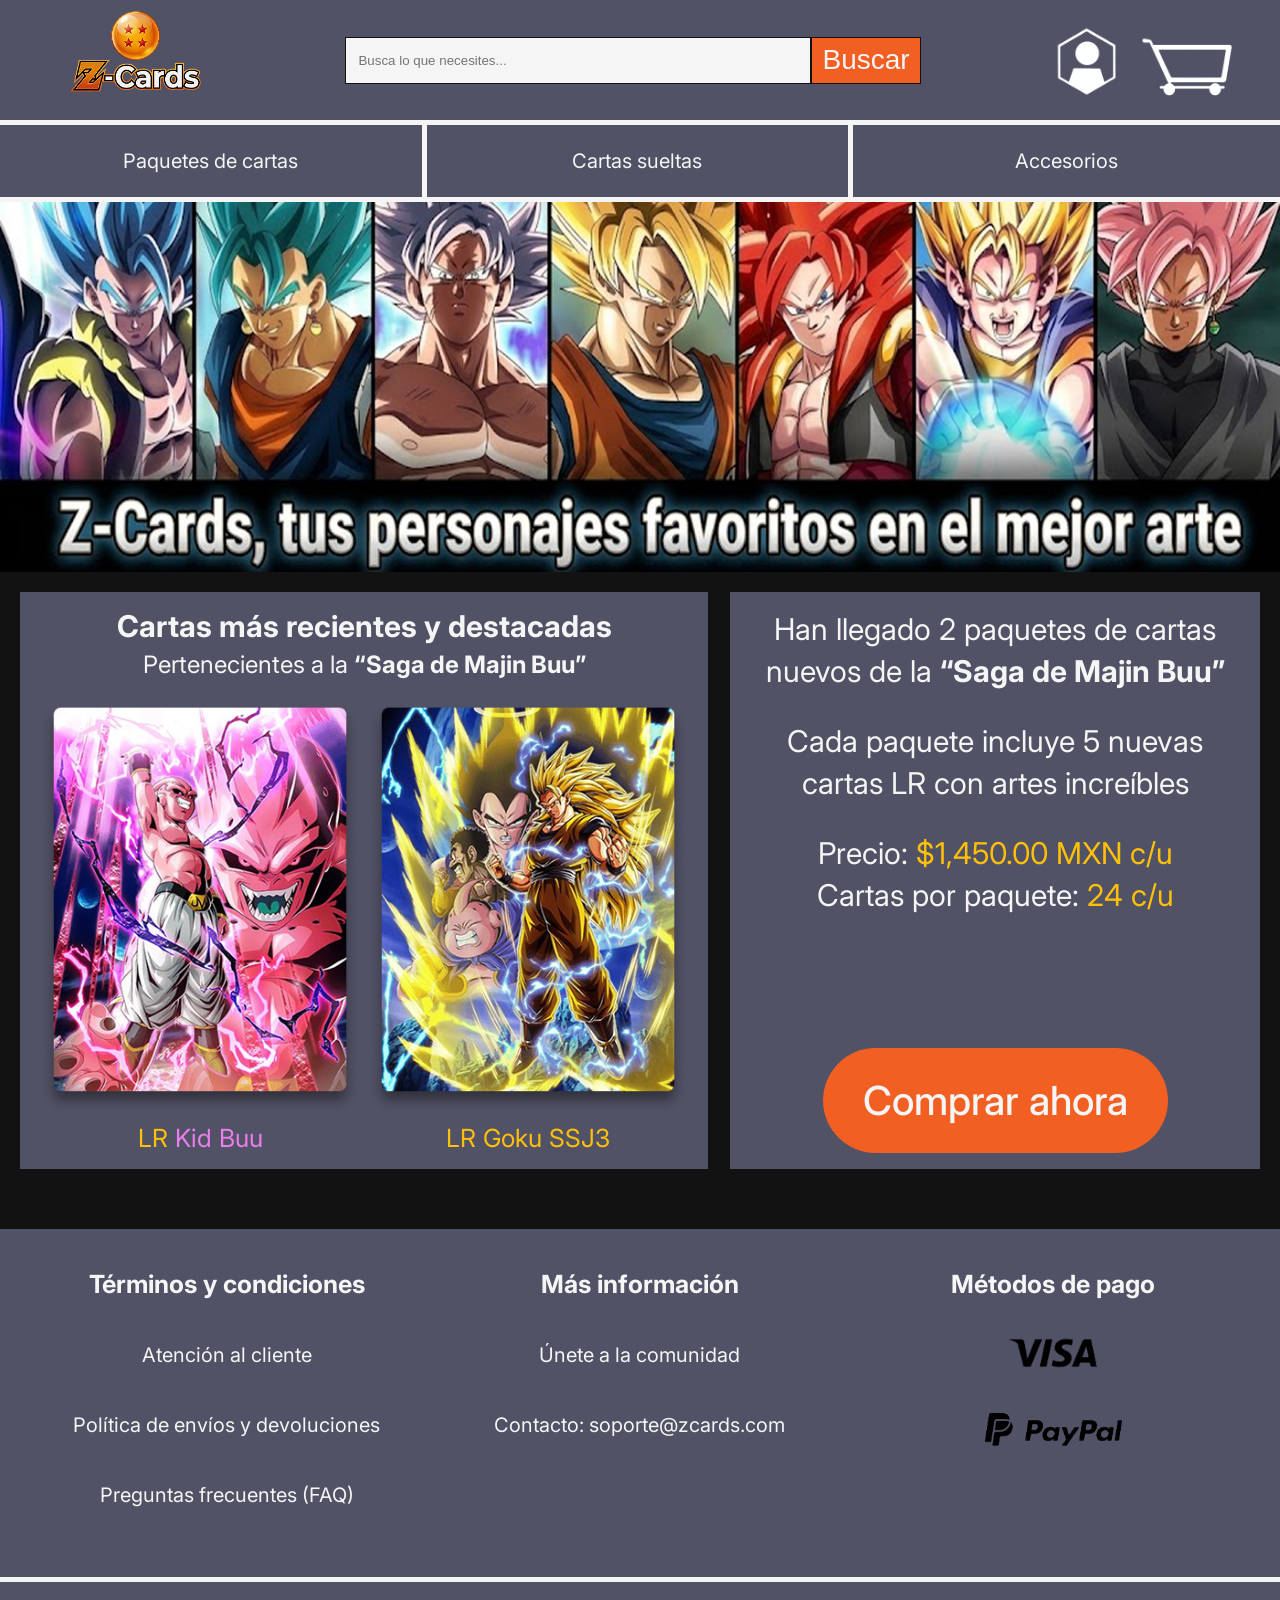
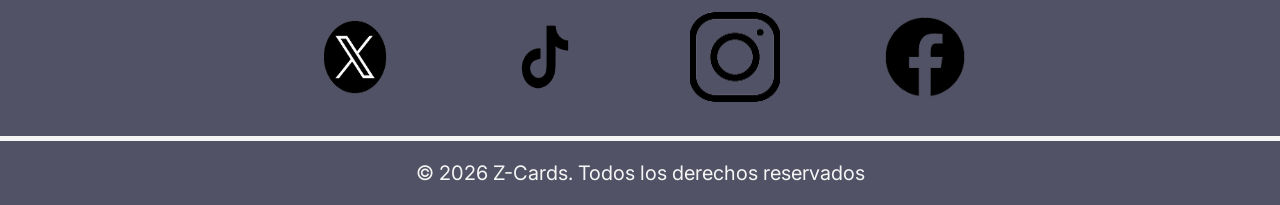
<file: Z-Cards/index.html>
<!DOCTYPE html>
<html lang="es">
<head>
  <meta charset="UTF-8">
  <title>Z-Cards</title>
  <link rel="stylesheet" href="estilos/estilos.css">
<link rel="preconnect" href="https://fonts.googleapis.com">
<link href="https://fonts.googleapis.com/css2?family=Inter:wght@400;500;700&display=swap" rel="stylesheet">  
</head>
<body>

  <header class="header">
    <a href="index.html" class="logo">
        <img src="imagenes/logo-tienda-zcards.png" alt="logo tienda zcards">
    </a>
    <form class="barrabusqueda">
        <input type="text" placeholder="Busca lo que necesites..." aria-label="Buscar">
        <button type="submit">Buscar</button>
    </form>
    <div class="accionheader">
        <a href="mantenimiento.html"><img src="imagenes/icono-usuario.png" alt="icono usuario"></a>
        <a href="mantenimiento.html"><img src="imagenes/icono-carrito.png" alt="icono carrito"></a>
    </div>
  </header>
  <nav class="menu">
<ul>
    <li><a href="catalogo.html">Paquetes de cartas</a></li>
    <li><a href="mantenimiento.html">Cartas sueltas</a></li>
    <li><a href="mantenimiento.html">Accesorios</a></li>
  </ul>
  </nav>
  <main>
<section class="bannerinicio">
        <img src="imagenes/banner-pagina-principal.png" alt="banner pagina principal">
    </section>    
<section class="destacados">
  <div class="paneldestacados">
    <h2>Cartas más recientes y destacadas</h2>
    <p>Pertenecientes a la <strong>“Saga de Majin Buu”</strong></p>
    <div class="cartaslista">
<figure>
  <img src="imagenes/arte-kid-buu-lr.png" alt="arte kid buu lr">
  <figcaption><span class="lr">LR</span> <span class="kidbuu">Kid Buu</span></figcaption>
</figure>
<figure>
  <img src="imagenes/arte-goku-ssj3-lr.png" alt="arte goku ssj3 lr">
  <figcaption class="lr">LR Goku SSJ3</figcaption>
</figure>
    </div>
  </div>
<div class="panelinformacion">
  <div class="panelinformaciontexto">
    <p>Han llegado 2 paquetes de cartas nuevos de la <strong>“Saga de Majin Buu”</strong></p>
    <p>Cada paquete incluye 5 nuevas cartas LR con artes increíbles</p>
    <p>Precio: <span class="dato">$1,450.00 MXN c/u</span><br>
       Cartas por paquete: <span class="dato">24 c/u</span></p>
  </div>
  <a href="mantenimiento.html" class="btn btngrande">Comprar ahora</a>
</div>
  </section>
  
  </main>   
  <footer class="footer">
    <div class="footercolumnas">
        <div>
      <h3>Términos y condiciones</h3>
      <a href="mantenimiento.html">Atención al cliente</a>
      <a href="mantenimiento.html">Política de envíos y devoluciones</a>
      <a href="mantenimiento.html">Preguntas frecuentes (FAQ)</a>
      </div>
    <div>
      <h3>Más información</h3>
      <a href="mantenimiento.html">Únete a la comunidad</a>
      <a href="mantenimiento.html">Contacto: soporte@zcards.com</a>
    </div>
    <div class="metodosdepago">
      <h3 >Métodos de pago</h3>
      <a href="mantenimiento.html"><img src="imagenes/logo-visa-negro.png" alt="logo visa negro"></a>
      <a href="mantenimiento.html"><img style="margin-top: -130px; height: 200px;" src="imagenes/logo-paypal-negro.png" alt="logo paypal negro"></a>
    </div>
    </div>
  <div class="redes">
    <a href="mantenimiento.html"><img src="imagenes/logo-twitter-negro.png" alt="logo twitter negro"></a>
    <a href="mantenimiento.html"><img src="imagenes/logo-tiktok-negro.png" alt="logo tiktok negro"></a>
    <a href="mantenimiento.html"><img src="imagenes/logo-insta-negro.png" alt="logo insta negro"></a>
    <a href="mantenimiento.html"><img src="imagenes/logo-facebook-negro.png" alt="logo facebook negro"></a>
  </div>

  <p class="copyright">© 2026 Z-Cards. Todos los derechos reservados</p>    
  </footer>

</body>
</html>
</file>
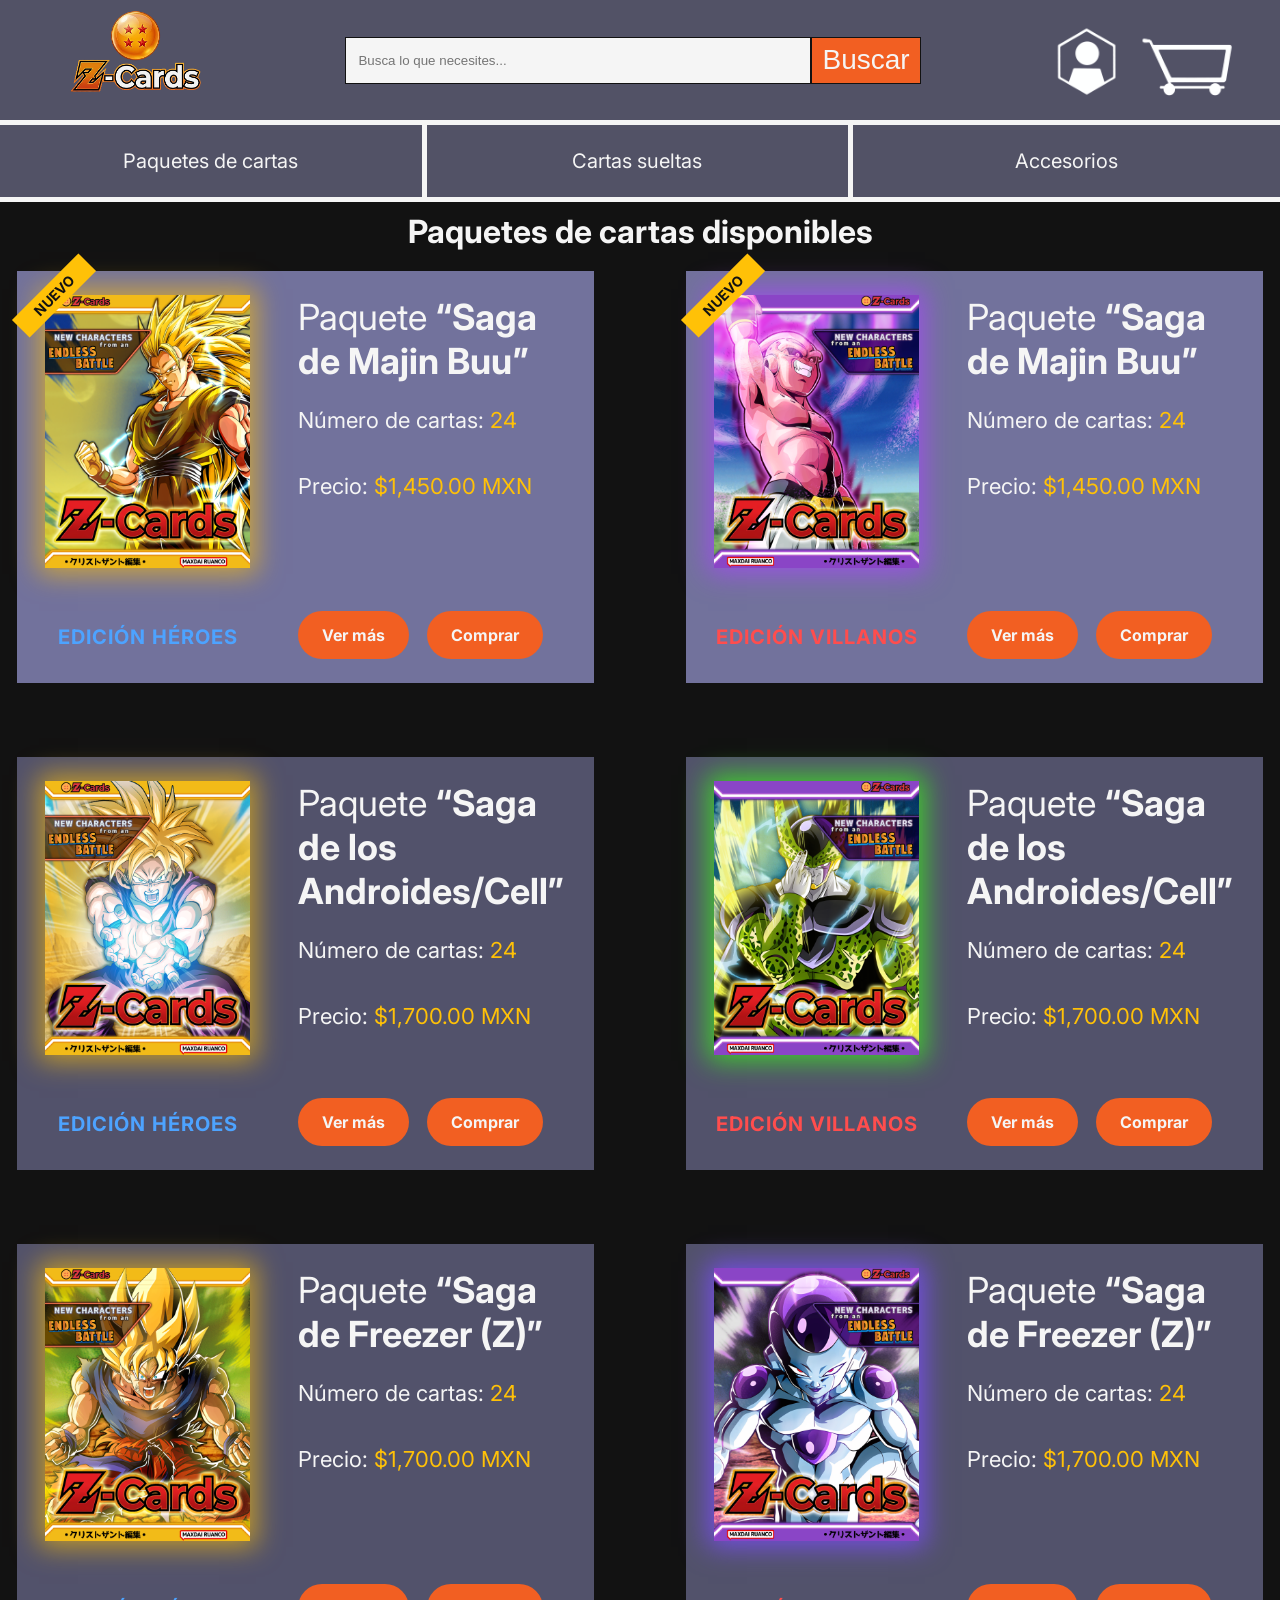
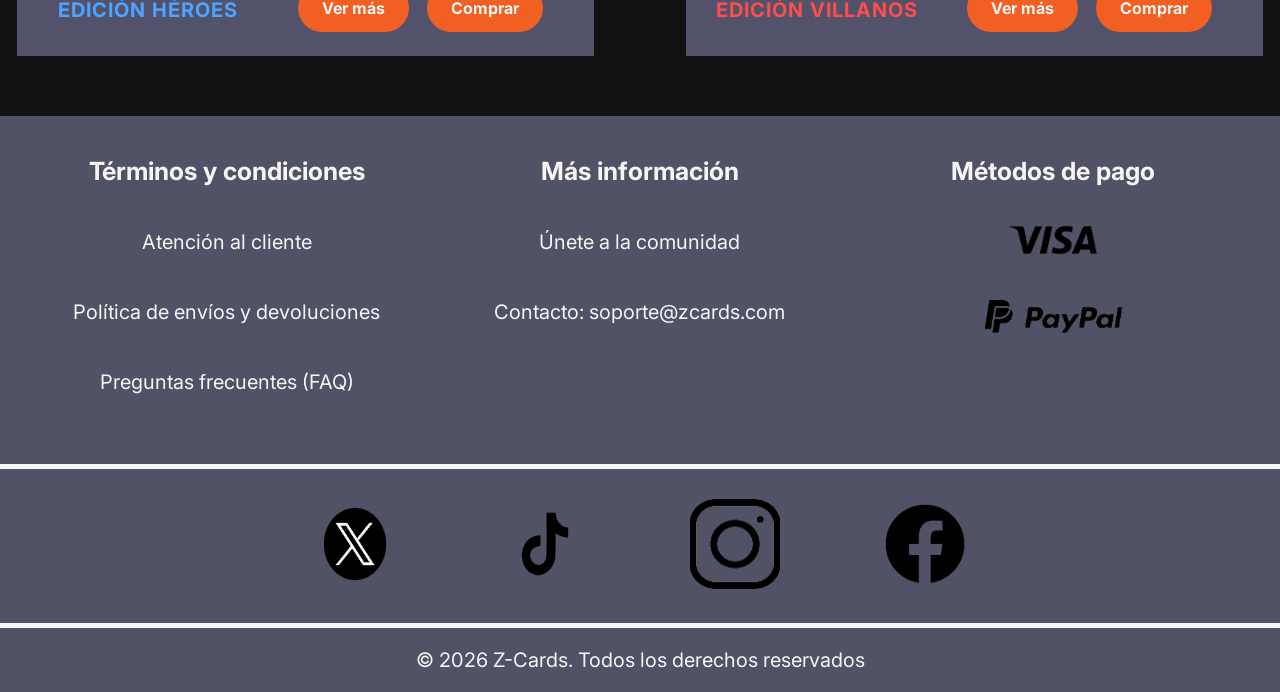
<file: Z-Cards/catalogo.html>
<!DOCTYPE html>
<html lang="es">
<head>
  <meta charset="UTF-8">
  <title>Catálogo de cartas de Z-Cards</title>
  <link rel="stylesheet" href="estilos/estilos.css">
<link rel="preconnect" href="https://fonts.googleapis.com">
<link href="https://fonts.googleapis.com/css2?family=Inter:wght@400;500;700&display=swap" rel="stylesheet">    
</head>
<body>

  <header class="header">
    <a href="index.html" class="logo">
        <img src="imagenes/logo-tienda-zcards.png" alt="logo tienda zcards">
    </a>
    <form class="barrabusqueda">
        <input type="text" placeholder="Busca lo que necesites..." aria-label="Buscar">
        <button type="submit">Buscar</button>
    </form>
    <div class="accionheader">
        <a href="mantenimiento.html"><img src="imagenes/icono-usuario.png" alt="icono usuario"></a>
        <a href="mantenimiento.html"><img src="imagenes/icono-carrito.png" alt="icono carrito"></a>
    </div>
  </header>
  <nav class="menu">
<ul>
    <li><a href="catalogo.html">Paquetes de cartas</a></li>
    <li><a href="mantenimiento.html">Cartas sueltas</a></li>
    <li><a href="mantenimiento.html">Accesorios</a></li>
  </ul>
  </nav>
  <main style="padding-bottom: 60px;">
    <h1 style="font-weight: bold; color: #f5f5f5; text-align: center; margin-top: 10px; margin-bottom: 20px;">Paquetes de cartas disponibles</h1>
  <div class="paquetescatalogo">
<article class="caratulapaquete nueva">
    <span class="etiquetanuevopaquete">NUEVO</span>
    <div class="edicionpaquete">
    <img style="box-shadow: 0 0 25px 6px rgba(255, 193, 7, 0.65);" src="imagenes/saga-buu-heroes-sobre.png" alt="saga buu heroes sobre">
    <span class="edicion heroes">Edición Héroes</span>
  </div>
      <div class="infopaquete">
        <h2>Paquete <strong>“Saga de Majin Buu”</strong></h2>
        <p>Número de cartas: <span class="dato">24</span></p>
        <p>Precio: <span class="dato">$1,450.00 MXN</span></p>
        <div class="botonescatalogopaquete">
          <a href="mantenimiento.html" class="btn">Ver más</a>
          <a href="mantenimiento.html" class="btn">Comprar</a>
        </div>
      </div>
</article>
<article class="caratulapaquete nueva">
    <span class="etiquetanuevopaquete">NUEVO</span>
    <div class="edicionpaquete">
    <img style="box-shadow: 0 0 25px 6px rgba(170, 70, 255, 0.7);" src="imagenes/saga-buu-villanos-sobre.png" alt="saga buu villanos sobre">
    <span class="edicion villanos">Edición Villanos</span>
  </div>
      <div class="infopaquete">
        <h2>Paquete <strong>“Saga de Majin Buu”</strong></h2>
        <p>Número de cartas: <span class="dato">24</span></p>
        <p>Precio: <span class="dato">$1,450.00 MXN</span></p>
        <div class="botonescatalogopaquete">
          <a href="mantenimiento.html" class="btn">Ver más</a>
          <a href="mantenimiento.html" class="btn">Comprar</a>
        </div>
      </div>
</article>
<article class="caratulapaquete">
    <div class="edicionpaquete">
    <img style="box-shadow: 0 0 25px 6px rgba(255, 193, 7, 0.65);" src="imagenes/saga-cell-heroes-sobre.png" alt="saga cell heroes sobre">
    <span class="edicion heroes">Edición Héroes</span>
  </div>
      <div class="infopaquete">
        <h2>Paquete <strong>“Saga de los Androides/Cell”</strong></h2>
        <p>Número de cartas: <span class="dato">24</span></p>
        <p>Precio: <span class="dato">$1,700.00 MXN</span></p>
        <div class="botonescatalogopaquete">
          <a href="mantenimiento.html" class="btn">Ver más</a>
          <a href="mantenimiento.html" class="btn">Comprar</a>
        </div>
      </div>
</article>
<article class="caratulapaquete">
    <div class="edicionpaquete">
    <img style="box-shadow: 0 0 25px 6px rgba(57, 255, 20, 0.7); " src="imagenes/saga-cell-villanos-sobre.png" alt="saga cell villanos sobre">
    <span class="edicion villanos">Edición Villanos</span>
  </div>
      <div class="infopaquete">
        <h2>Paquete <strong>“Saga de los Androides/Cell”</strong></h2>
        <p>Número de cartas: <span class="dato">24</span></p>
        <p>Precio: <span class="dato">$1,700.00 MXN</span></p>
        <div class="botonescatalogopaquete">
          <a href="mantenimiento.html" class="btn">Ver más</a>
          <a href="mantenimiento.html" class="btn">Comprar</a>
        </div>
      </div>
</article>
<article class="caratulapaquete">
    <div class="edicionpaquete">
    <img style="box-shadow: 0 0 25px 6px rgba(255, 193, 7, 0.65);" src="imagenes/saga-freezer-z-heroes-sobre.png" alt="saga freezer z heroes sobre">
    <span class="edicion heroes">Edición Héroes</span>
  </div>
      <div class="infopaquete">
        <h2>Paquete <strong>“Saga de Freezer (Z)”</strong></h2>
        <p>Número de cartas: <span class="dato">24</span></p>
        <p>Precio: <span class="dato">$1,700.00 MXN</span></p>
        <div class="botonescatalogopaquete">
          <a href="mantenimiento.html" class="btn">Ver más</a>
          <a href="mantenimiento.html" class="btn">Comprar</a>
        </div>
      </div>
</article>
<article class="caratulapaquete">
    <div class="edicionpaquete">
    <img style="box-shadow: 0 0 25px 6px rgba(124, 77, 255, 0.8);" src="imagenes/saga-freezer-z-villanos-sobre.png" alt="saga freezer z villanos sobre">
    <span class="edicion villanos">Edición Villanos</span>
  </div>
      <div class="infopaquete">
        <h2>Paquete <strong>“Saga de Freezer (Z)”</strong></h2>
        <p>Número de cartas: <span class="dato">24</span></p>
        <p>Precio: <span class="dato">$1,700.00 MXN</span></p>
        <div class="botonescatalogopaquete">
          <a href="mantenimiento.html" class="btn">Ver más</a>
          <a href="mantenimiento.html" class="btn">Comprar</a>
        </div>
      </div>
</article>
  </div>      
</main>   
  <footer class="footer">
    <div class="footercolumnas">
        <div>
      <h3>Términos y condiciones</h3>
      <a href="mantenimiento.html">Atención al cliente</a>
      <a href="mantenimiento.html">Política de envíos y devoluciones</a>
      <a href="mantenimiento.html">Preguntas frecuentes (FAQ)</a>
      </div>
    <div>
      <h3>Más información</h3>
      <a href="mantenimiento.html">Únete a la comunidad</a>
      <a href="mantenimiento.html">Contacto: soporte@zcards.com</a>
    </div>
    <div class="metodosdepago">
      <h3 >Métodos de pago</h3>
      <a href="mantenimiento.html"><img src="imagenes/logo-visa-negro.png" alt="logo visa negro"></a>
      <a href="mantenimiento.html"><img style="margin-top: -130px; height: 200px;" src="imagenes/logo-paypal-negro.png" alt="logo paypal negro"></a>
    </div>
    </div>
  <div class="redes">
    <a href="mantenimiento.html"><img src="imagenes/logo-twitter-negro.png" alt="logo twitter negro"></a>
    <a href="mantenimiento.html"><img src="imagenes/logo-tiktok-negro.png" alt="logo tiktok negro"></a>
    <a href="mantenimiento.html"><img src="imagenes/logo-insta-negro.png" alt="logo insta negro"></a>
    <a href="mantenimiento.html"><img src="imagenes/logo-facebook-negro.png" alt="logo facebook negro"></a>
  </div>

  <p class="copyright">© 2026 Z-Cards. Todos los derechos reservados</p>    
  </footer>

</body>
</html>
</file>
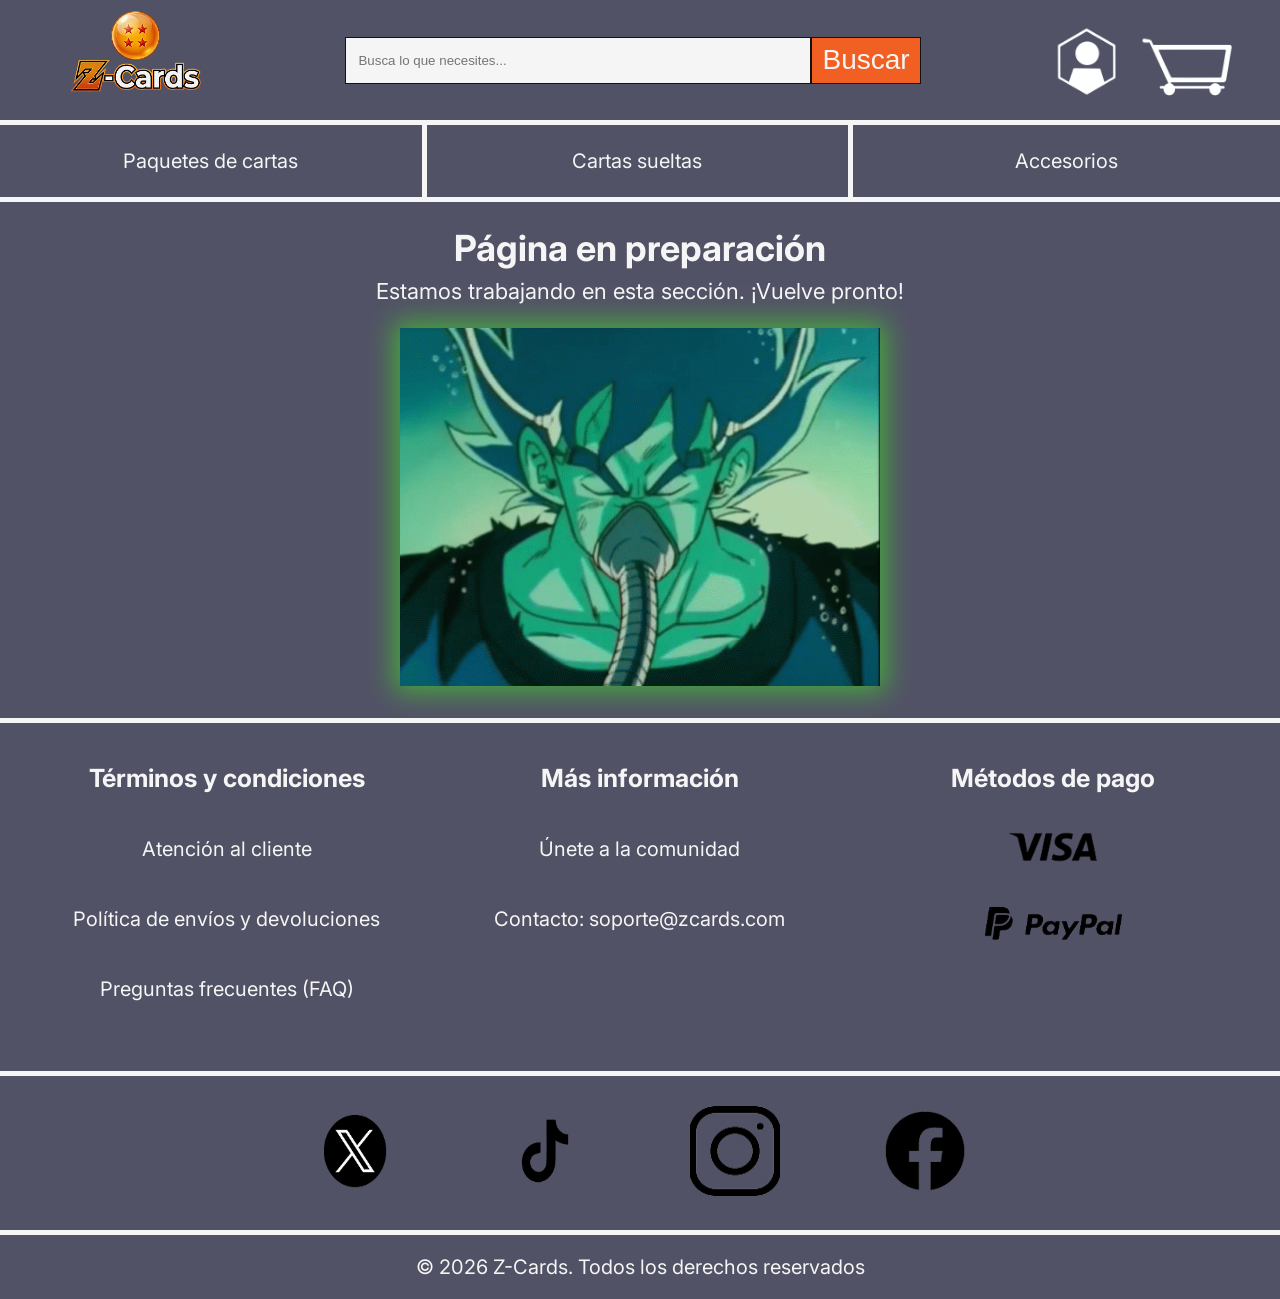
<file: Z-Cards/mantenimiento.html>
<!DOCTYPE html>
<html lang="es">
<head>
  <meta charset="UTF-8">
  <title>Página en preparación</title>
  <link rel="stylesheet" href="estilos/estilos.css">
<link rel="preconnect" href="https://fonts.googleapis.com">
<link href="https://fonts.googleapis.com/css2?family=Inter:wght@400;500;700&display=swap" rel="stylesheet">  
</head>
<body>
  <header class="header">
    <a href="index.html" class="logo">
        <img src="imagenes/logo-tienda-zcards.png" alt="logo tienda zcards">
    </a>
    <form class="barrabusqueda">
        <input type="text" placeholder="Busca lo que necesites..." aria-label="Buscar">
        <button type="submit">Buscar</button>
    </form>
    <div class="accionheader">
        <a href="mantenimiento.html"><img src="imagenes/icono-usuario.png" alt="icono usuario"></a>
        <a href="mantenimiento.html"><img src="imagenes/icono-carrito.png" alt="icono carrito"></a>
    </div>
  </header>
  <nav class="menu">
<ul>
    <li><a href="catalogo.html">Paquetes de cartas</a></li>
    <li><a href="mantenimiento.html">Cartas sueltas</a></li>
    <li><a href="mantenimiento.html">Accesorios</a></li>
  </ul>
  </nav>
  <main class="mantenimiento">
    <div class="panelmantenimiento">
    <h1>Página en preparación</h1>
    <p>Estamos trabajando en esta sección. ¡Vuelve pronto!</p> 
    <div class="marcogif">
    <img src="imagenes/goku-capsula-de-recuperacion.gif" alt="animacion de goku en la capsula de recuperacion">
</div> 
</div>  
</main>   
  <footer class="footer">
    <div class="footercolumnas">
        <div>
      <h3>Términos y condiciones</h3>
      <a href="mantenimiento.html">Atención al cliente</a>
      <a href="mantenimiento.html">Política de envíos y devoluciones</a>
      <a href="mantenimiento.html">Preguntas frecuentes (FAQ)</a>
      </div>
    <div>
      <h3>Más información</h3>
      <a href="mantenimiento.html">Únete a la comunidad</a>
      <a href="mantenimiento.html">Contacto: soporte@zcards.com</a>
    </div>
    <div class="metodosdepago">
      <h3 >Métodos de pago</h3>
      <a href="mantenimiento.html"><img src="imagenes/logo-visa-negro.png" alt="logo visa negro"></a>
      <a href="mantenimiento.html"><img style="margin-top: -130px; height: 200px;" src="imagenes/logo-paypal-negro.png" alt="logo paypal negro"></a>
    </div>
    </div>
  <div class="redes">
    <a href="mantenimiento.html"><img src="imagenes/logo-twitter-negro.png" alt="logo twitter negro"></a>
    <a href="mantenimiento.html"><img src="imagenes/logo-tiktok-negro.png" alt="logo tiktok negro"></a>
    <a href="mantenimiento.html"><img src="imagenes/logo-insta-negro.png" alt="logo insta negro"></a>
    <a href="mantenimiento.html"><img src="imagenes/logo-facebook-negro.png" alt="logo facebook negro"></a>
  </div>

  <p class="copyright">© 2026 Z-Cards. Todos los derechos reservados</p>    
  </footer>

</body>
</html>
</file>
<file: Z-Cards/estilos/estilos.css>
*{
    margin: 0;
    padding: 0;

}

body{
    background-color: #121212;
    font-family: "Inter", sans-serif;
}
.header{
    background-color: #525266;
    align-items: center;
    display: flex;
    border-bottom:  5px solid #F5F5F5;
    padding: 8px 40px;
    justify-content: space-between;
}

.menu {
  background-color: #525266;
}


.menu ul {
  display: grid;
  grid-template-columns: repeat(3, 1fr); 
  list-style: none; 
}

.menu a {
  display: block; 
  text-decoration: none;
  text-align: center;
  color: #F5F5F5;
  font-size: 20px;
  padding: 24px 0;
  border-right: 5px solid #F5F5F5;
  border-bottom: 5px solid #F5F5F5;
  transition: background-color 0.25s ease;
}

.menu a:hover {
  background-color: #F25F22;   
}

.menu li:last-child a {
  border-right: 0;
}

.logo img{
    height: 100px;
}

.barrabusqueda{
    display: flex;
}
.barrabusqueda input{
    width: 440px;
     height: 45px; 
     border: 1px solid #121212 ;
     background-color: #F5F5F5;
     padding: 0 12px; 
     outline: none;
}
.barrabusqueda button{
background-color: #F25F22; 
border: 1px solid #121212; 
padding-left: 10px;
padding-right: 10px;
font-size: 28px; 
color: #F5F5F5;
transition: color 0.2s ease;
cursor: pointer;
}

.barrabusqueda button:hover {
  color: #121212;
}

.accionheader{
    display: flex;
}
.accionheader img{
    height: 100px;
    transition: transform 0.2s ease, filter 0.2s ease;
}
.accionheader a:hover img {
  transform: translateY(-4px);
  filter: drop-shadow(0 6px 6px rgba(0, 0, 0, 0.4));
}

.bannerinicio img{
    position: relative;
    width: 100%;
    display: block;
}

.footer{
    background-color: #525266;
    color: #F5F5F5;
}
.footercolumnas{
    display: grid;
    grid-template-columns: repeat(3, 1fr);
    text-align: center;
    padding: 40px 20px;
    border-bottom: 5px solid #F5F5F5;
}
.footercolumnas h3{
    color: #F5F5F5;
    font-size: 25px;
    font-weight: bold;
    margin: 0 0 20px;
}
.footercolumnas a{
    display: block;
    text-decoration: none;
    font-size: 20px;
    margin-bottom: 20px;
    color: #F5F5F5;
    padding: 24px 20px 8px;     
    transition: color 0.2s ease;  
    margin-bottom: 14px;  
}

.footercolumnas a:hover {
  color: #121212;
}

.metodosdepago {
  display: flex;
  flex-direction: column;   
  align-items: center;      
  gap: 0;
  justify-self: center;     
}

.metodosdepago h3 {
  margin-bottom: 0;         
}

.footercolumnas a:last-child {
  margin-bottom: 0;
}

.metodosdepago img {
  height: 120px;
  width: auto;
  display: block;
  margin-top: -30px;  
  transition: transform 0.2s ease, filter 0.2s ease;       
 }

 .metodosdepago a:hover img {
  transform: translateY(-6px);
  filter: drop-shadow(0 6px 6px rgba(0, 0, 0, 0.4));
}

.redes { 
    display: flex; 
    justify-content: center;
     gap: 100px; 
     padding: 30px 0; 
     border-bottom: 5px solid #F5F5F5;

 }

.redes img {
    width: 90px; 
    height: 90px;
    transition: transform 0.2s ease, filter 0.2s ease;    
 }

 .redes a:hover img {
  transform: translateY(-6px);
  filter: drop-shadow(0 6px 6px rgba(0, 0, 0, 0.4));
}

.copyright { 
    text-align: center; 
    font-size: 20px; 
    margin: 0; 
    padding: 20px; 
}

.destacados {
  display: grid;
  grid-template-columns: 1.3fr 1fr;
  gap: 22px;
  padding: 20px 20px 60px;

}

.paneldestacados { 
  background: #525266;
   color: #F5F5F5; 
   text-align: center; 
   padding: 16px; }

.paneldestacados h2 {
  font-size: 30px;
  font-weight: 700;
  margin-bottom: 6px;
}

.paneldestacados p {
  font-size: 24px;
  font-weight: 400;
  margin-bottom: 24px;     
}
.cartaslista { 
  display: flex; 
  justify-content: space-around; }
.cartaslista img {
   width: 320px; 
  }

.dato { color: 
  #FFC107;
 }

.cartaslista figcaption {
  font-size: 25px;  
  margin-top: 5px;
  color: #FFC107;          
}
.cartaslista .kidbuu {
  color: #EA7EEA;          
}

.btn {
  display: inline-block;
  background: #F25F22;
  color: #F5F5F5;
  text-decoration: none;
  font-weight: 700;
  border-radius: 999px;
  padding: 14px 24px;
  transition: transform 0.2s ease, box-shadow 0.2s ease;
}

.btn:hover {
  transform: translateY(-4px);                       
  box-shadow: 0 8px 14px rgba(0, 0, 0, 0.35);        
}

.panelinformacion {
  padding: 16px;
  text-align: center;  
  background-color: #525266;
  color: #F5F5F5;  
  display: flex;
  flex-direction: column;
  align-items: center;
  justify-content: space-between;   
}

.panelinformaciontexto {
  font-size: 30px;
  line-height: 1.4;
}

.panelinformacion p {
  margin-bottom: 28px;              }

.btngrande {
  font-size: 40px;
  font-weight: 500;
  padding: 28px 40px;
}

.paquetescatalogo{
    display: grid;
    gap: 74px 92px;
    padding: 0 17px;
    grid-template-columns: minmax(0, 1fr) minmax(0, 1fr);

}

.caratulapaquete{
  position: relative;              
  background-color: #52526b;
  color: #F5F5F5;
  padding: 24px 24px 24px 28px;
  display: flex;
  gap: 48px;
}

.caratulapaquete.nueva{
    background-color: #72729C; 
       
}

.caratulapaquete img {
    width: 205px; 
    height: auto; 
    object-fit: contain;
    aspect-ratio: 3 / 4;
}

.infopaquete {
    display: flex; 
    flex-direction: column; 
    flex: 1; 
    padding-right: 16px;
    min-width: 0; 
}   

.infopaquete p{
      font-size: 22px;
  margin-bottom: 40px;
}

.infopaquete h2 { font-size: 36px;
     font-weight: 400;
      margin: 0 0 24px;
     }

.botonescatalogopaquete { margin-top: auto; 
    display: flex; 
    gap: 18px; 
}

.etiquetanuevopaquete {
  position: absolute;
  top: 12px; left: -10px;
  background: #FFC107;
  color: #121212;
  font-weight: 700;
  font-size: 14px;
  padding: 4px 22px;
  transform: rotate(-45deg);
}

.edicionpaquete {
  display: flex;
  flex-direction: column;
  align-items: center;
  gap: 57px;
  align-self: flex-start;
  margin-bottom: 10px;
}

.edicion {
  font-size: 20px;
  font-weight: 700;
  letter-spacing: 1px;
  text-transform: uppercase;
}

.edicion.heroes   { 
    color: #4DA3FF; 
}   
.edicion.villanos { 
    color: #FF4D4D;
 }  

 .panelmantenimiento {
  background-color: #525266;    
  color: #F5F5F5;
  text-align: center;
  padding: 24px 16px 32px;
}

.panelmantenimiento h1 {
  font-size: 36px;
  font-weight: 700;
  margin-bottom: 8px;
}

.panelmantenimiento p {
  font-size: 22px;
  margin-bottom: 24px;
}

.panelmantenimiento img {
  display: block;
  margin: 0 auto;               
  max-width: 100%;             
  height: auto;
  width: 480px;                
}

.mantenimiento {
  border-bottom: 5px solid #F5F5F5;
}

.marcogif {
  width: 480px;
  max-width: 100%;
  margin: 0 auto;
  overflow: hidden;
  box-shadow: 0 0 25px 6px rgba(57, 255, 20, 0.5);          
}

.marcogif img {
  display: block;
  width: 100%;
  transform: scale(1.04);     
}
</file>
